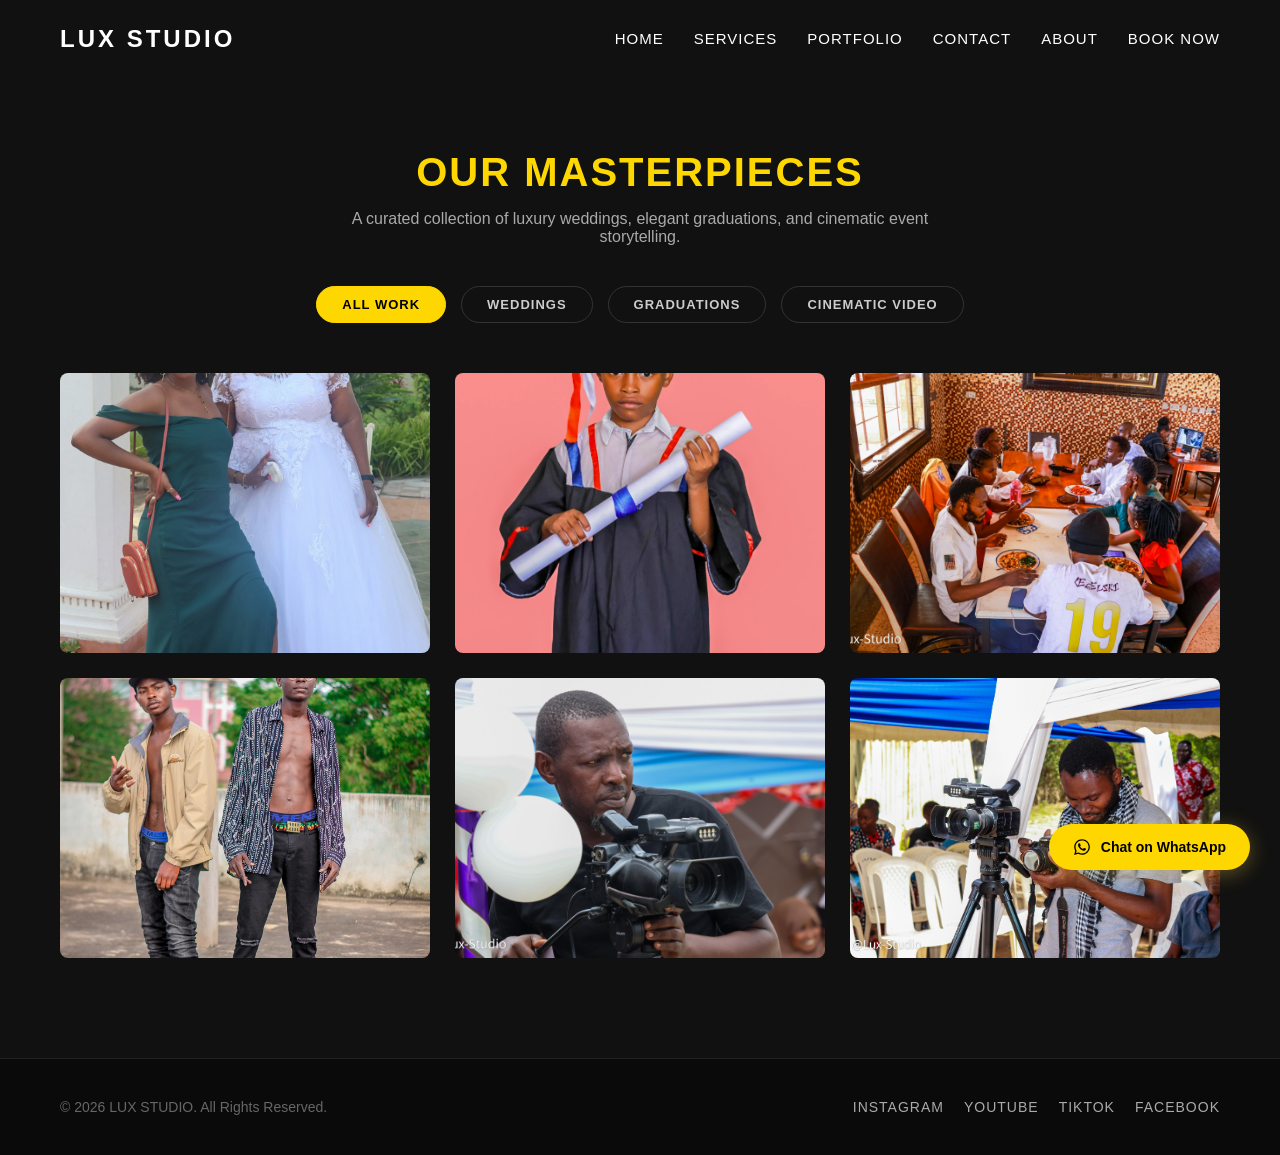
<file: portfolio.html>
<!DOCTYPE html>
<html lang="en">
<head>
    <meta charset="UTF-8">
    <meta name="viewport" content="width=device-width, initial-scale=1.0">
    <title>Our Portfolio | Lux Studio</title>
    <link rel="stylesheet" href="style.css">
</head>
<body>

    <!-- NAVIGATION BAR -->
    <nav class="navbar">
        <div class="logo">LUX STUDIO</div>
        <ul class="nav-links">
            <li><a href="index.html">Home</a></li>
            <li><a href="services.html">Services</a></li>
            <li><a href="portfolio.html">Portfolio</a></li>
            <li><a href="contact.html">Contact</a></li>
            <li><a href="index.html#about">About</a></li>
            <li><a href="booking.html">Book Now</a></li>
        </ul>
    </nav>

    <!-- PORTFOLIO SECTION -->
    <section class="portfolio-page">
        <div class="portfolio-header">
            <h1>Our Masterpieces</h1>
            <p>A curated collection of luxury weddings, elegant graduations, and cinematic event storytelling.</p>
        </div>

        <!-- Filter Buttons Block -->
        <div class="portfolio-filters">
            <button class="filter-btn active" data-filter="all">All Work</button>
            <button class="filter-btn" data-filter="weddings">Weddings</button>
            <button class="filter-btn" data-filter="graduations">Graduations</button>
            <button class="filter-btn" data-filter="video">Cinematic Video</button>
        </div>

        <!-- Gallery Grid Elements -->
        <div class="portfolio-grid">

            <!-- Item 1: Wedding -->
            <div class="portfolio-item" data-category="weddings">
                <img src="assets/images/portfolio/wedding-royal-01.webp" alt="The Royal Wedding" loading="lazy">
                <div class="item-overlay">
                    <h3>The Royal Wedding</h3>
                    <p>Photography & Drone Coverage</p>
                </div>
            </div>
            <!-- Item 2: Graduation -->
            <div class="portfolio-item" data-category="graduations">
                <img src="assets/images/portfolio/graduation-classic-01.webp" alt="Graduation Shoot" loading="lazy">
                <div class="item-overlay">
                    <h3>Classic Graduation Potrait</h3>
                    <p>Studio Shoot</p>
                </div>
            </div>
            <!-- Item 3: Event/Drone (Cinematic Video Category) -->
             <div class="portfolio-item" data-category="video">
                <img src="assets/images/portfolio/corporate-gala-01.webp" alt="Corporate Gala" loading="lazy">
                <div class="item-overlay">
                    <h3>Cinematic Corporate Gala</h3>
                    <p>Event videography</p>
                </div>
            </div>
            <!-- Item 4: Studio/Fashion (We can sort this under Graduations or add more later) -->
            <div class="portfolio-item" data-category="graduations">
                <img src="assets/images/portfolio/studio-session-01.webp" alt="Studio Session" loading="lazy">
                <div class="item-overlay">
                    <h3>Modern Cultural Shoot</h3>
                    <p>Studio Photoshoot</p>
                </div>
            </div>
            <!-- Item 5: Music/Film (Cinematic Video Category) -->
            <div class="portfolio-item" data-category="video">
                <img src="assets/images/portfolio/music-video-01.webp" alt="Music Video Production" loading="lazy">
                <div class="item-overlay">
                    <h3>Behind The Scenes</h3>
                    <p>Music & Film Videography</p>
                </div>
            </div>
            <!-- Item 6: Wedding 2 -->
            <div class="portfolio-item" data-category="weddings">
                <img src="assets/images/portfolio/wedding-cinematic-01.webp" alt="Cinematic Wedding Close up" loading="lazy">
                <div class="item-overlay">
                    <h3>Unforgettable Moments</h3>
                    <p>Wedding Films</p>
                </div>
            </div>

        </div>
    </section>

    <!-- GLOBAL BRAND FOOTER -->
    <footer class="main-footer">
        <div class="footer-content">
            <p>&copy; 2026 LUX STUDIO. All Rights Reserved.</p>
            <div class="social-media">
                <a href="#" target="_blank">Instagram</a>
                <a href="#" target="_blank">YouTube</a>
                <a href="#" target="_blank">TikTok</a>
                <a href="#" target="_blank">Facebook</a>
            </div>
        </div>
    </footer>

    <!-- UPDATED: FLOATING CONCIERGE WHATSAPP TRIGGER -->
    <a href="https://wa.me/254740231163?text=Hello%20Lux%20Studio%2C%20I%20would%20like%20to%20enquire%20about%20booking%20a%20visual%20session." 
       class="whatsapp-floating-btn" 
       target="_blank">
        <!-- Modern SVG WhatsApp Icon Built In -->
        <svg xmlns="http://www.w3.org/2000/svg" viewBox="0 0 448 512" width="18" height="18" fill="black">
            <path d="M380.9 97.1C339 55.1 283.2 32 223.9 32c-122.4 0-222 99.6-222 222 0 39.1 10.2 77.3 29.6 111L0 480l117.7-30.9c32.4 17.7 68.9 27 106.1 27h.1c122.3 0 224.1-99.6 224.1-222 0-59.3-25.2-115-67.1-157zm-157 341.6c-33.2 0-65.7-8.9-94-25.7l-6.7-4-69.8 18.3L72 359.2l-4.4-7c-18.5-29.4-28.2-63.3-28.2-98.2 0-101.7 82.8-184.5 184.6-184.5 49.3 0 95.6 19.2 130.4 54.1 34.8 34.9 56.2 81.2 56.1 130.5 0 101.8-84.9 184.6-186.6 184.6zm101.2-138.2c-5.5-2.8-32.8-16.2-37.9-18-5.1-1.9-8.8-2.8-12.5 2.8-3.7 5.6-14.3 18-17.6 21.8-3.2 3.7-6.5 4.2-12 1.4-32.6-16.3-54-29.1-75.5-66-5.7-9.8 5.7-9.1 16.3-30.3 1.8-3.7 .9-6.9-.5-9.7-1.4-2.8-12.5-30.1-17.1-41.2-4.5-10.8-9.1-9.3-12.5-9.5-3.2-.2-6.9-.2-10.6-.2-3.7 0-9.7 1.4-14.8 6.9-5.1 5.6-19.4 19-19.4 46.3 0 27.3 19.9 53.7 22.6 57.4 2.8 3.7 39.1 59.7 94.8 83.8 35.2 15.2 49 16.5 66.6 13.9 10.7-1.6 32.8-13.4 37.4-26.4 4.6-13 4.6-24.1 3.2-26.4-1.3-2.5-5-3.9-10.5-6.6z"/>
        </svg>
        <span>Chat on WhatsApp</span>
    </a>
    
    <script src="script.js"></script>
</body>
</html>
</file>
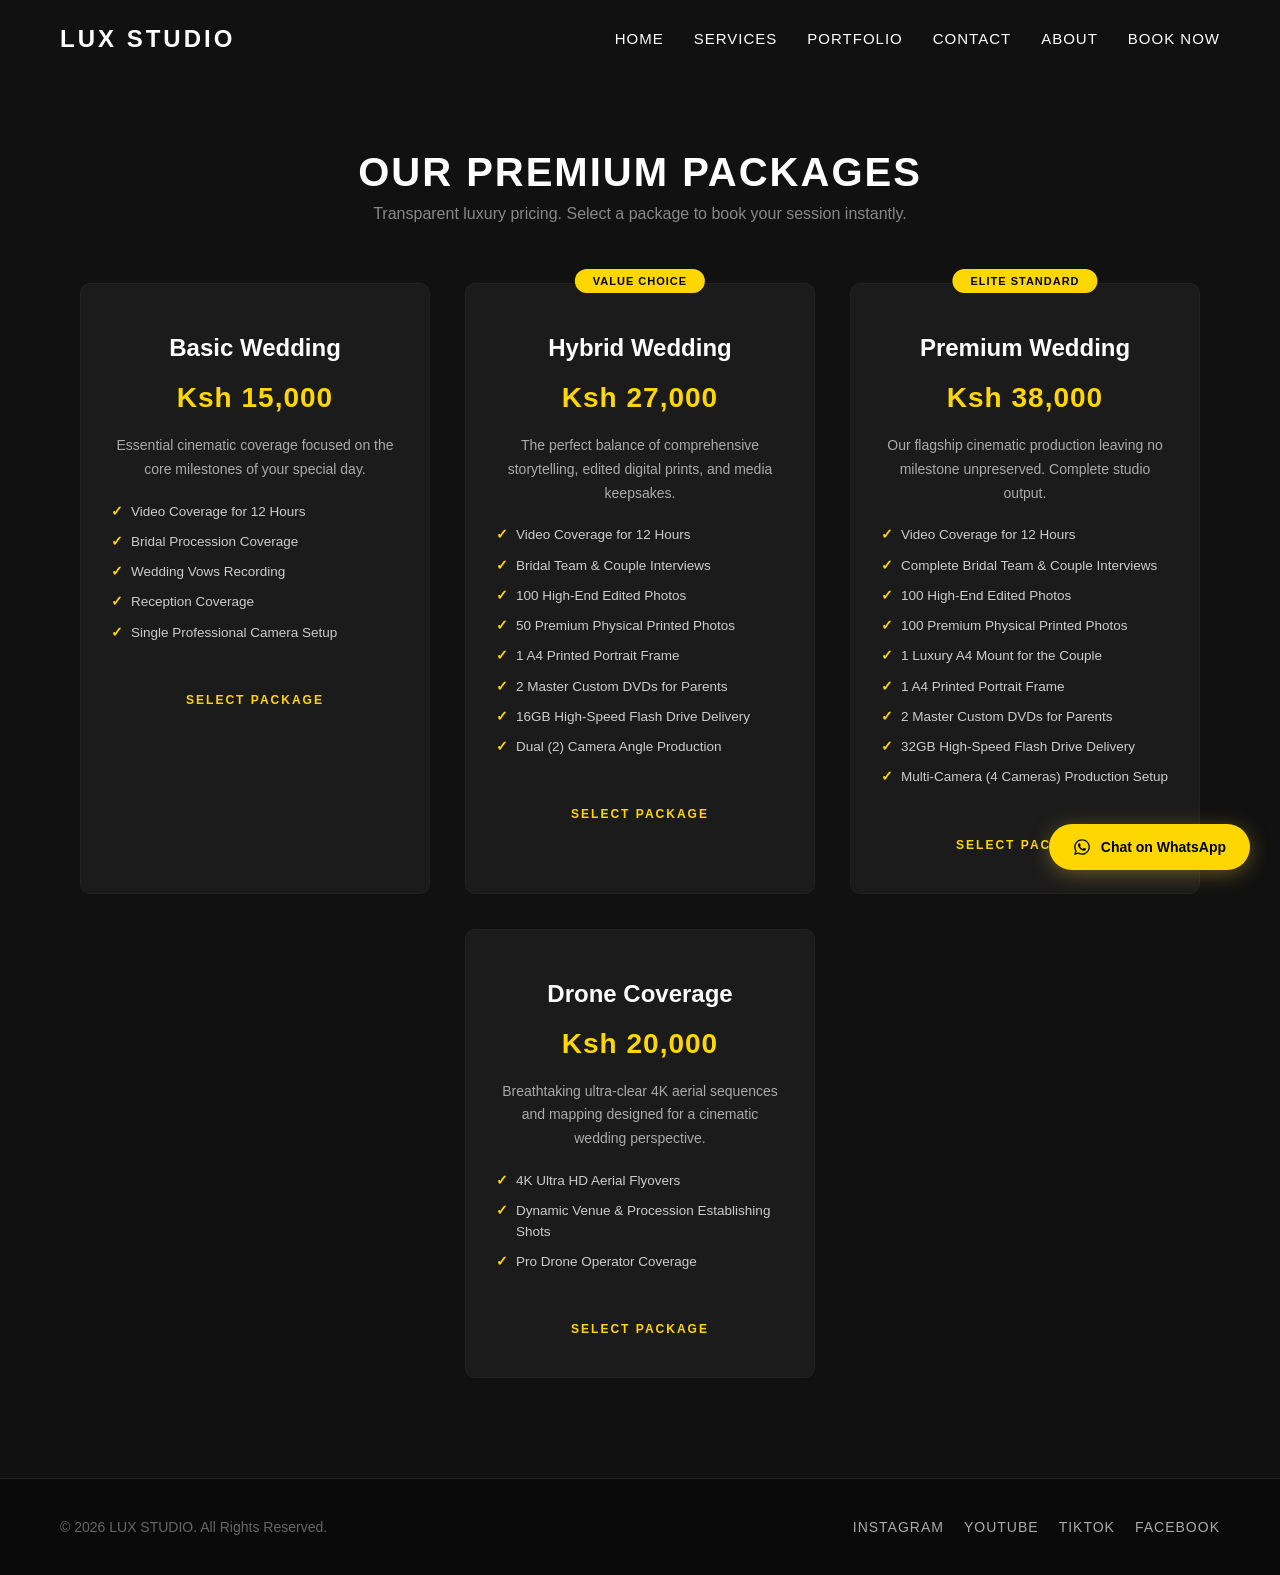
<file: services.html>
<!DOCTYPE html>
<html lang="en">
<head>
    <meta charset="UTF-8">
    <meta name="viewport" content="width=device-width, initial-scale=1.0">
    <title>Our Packages & Pricing | Lux Studio</title>
    <link rel="stylesheet" href="style.css">
</head>
<body>

    <!-- NAVIGATION BAR -->
    <nav class="navbar">
        <div class="logo">LUX STUDIO</div>
        <ul class="nav-links">
            <li><a href="index.html">Home</a></li>
            <li><a href="services.html">Services</a></li>
            <li><a href="portfolio.html">Portfolio</a></li>
            <li><a href="contact.html">Contact</a></li>
            <li><a href="index.html#about">About</a></li>
            <li><a href="booking.html">Book Now</a></li>
        </ul>
    </nav>

    <!-- PACKAGES SECTION -->
    <section class="services-page">
        <h1>Our Premium Packages</h1>
        <p class="section-subtitle">Transparent luxury pricing. Select a package to book your session instantly.</p>

        <div class="service-container">

            <a class="service-card" href="booking.html?service=Basic-Wedding">
                <h3>Basic Wedding</h3>
                <div class="price-tag">Ksh 15,000</div>
                <p>Essential cinematic coverage focused on the core milestones of your special day.</p>
                <ul class="package-features">
                    <li>Video Coverage for 12 Hours</li>
                    <li>Bridal Procession Coverage</li>
                    <li>Wedding Vows Recording</li>
                    <li>Reception Coverage</li>
                    <li>Single Professional Camera Setup</li>
                </ul>
                <span class="select-btn">Select Package</span>
            </a>

            <a class="service-card" href="booking.html?service=Hybrid-Wedding">
                <div class="badge">Value Choice</div>
                <h3>Hybrid Wedding</h3>
                <div class="price-tag">Ksh 27,000</div>
                <p>The perfect balance of comprehensive storytelling, edited digital prints, and media keepsakes.</p>
                <ul class="package-features">
                    <li>Video Coverage for 12 Hours</li>
                    <li>Bridal Team & Couple Interviews</li>
                    <li>100 High-End Edited Photos</li>
                    <li>50 Premium Physical Printed Photos</li>
                    <li>1 A4 Printed Portrait Frame</li>
                    <li>2 Master Custom DVDs for Parents</li>
                    <li>16GB High-Speed Flash Drive Delivery</li>
                    <li>Dual (2) Camera Angle Production</li>
                </ul>
                <span class="select-btn">Select Package</span>
            </a>

            <a class="service-card" href="booking.html?service=Premium-Wedding">
                <div class="badge">Elite Standard</div>
                <h3>Premium Wedding</h3>
                <div class="price-tag">Ksh 38,000</div>
                <p>Our flagship cinematic production leaving no milestone unpreserved. Complete studio output.</p>
                <ul class="package-features">
                    <li>Video Coverage for 12 Hours</li>
                    <li>Complete Bridal Team & Couple Interviews</li>
                    <li>100 High-End Edited Photos</li>
                    <li>100 Premium Physical Printed Photos</li>
                    <li>1 Luxury A4 Mount for the Couple</li>
                    <li>1 A4 Printed Portrait Frame</li>
                    <li>2 Master Custom DVDs for Parents</li>
                    <li>32GB High-Speed Flash Drive Delivery</li>
                    <li>Multi-Camera (4 Cameras) Production Setup</li>
                </ul>
                <span class="select-btn">Select Package</span>
            </a>

            <a class="service-card" href="booking.html?service=Drone-Cinema">
                <h3>Drone Coverage</h3>
                <div class="price-tag">Ksh 20,000</div>
                <p>Breathtaking ultra-clear 4K aerial sequences and mapping designed for a cinematic wedding perspective.</p>
                <ul class="package-features">
                    <li>4K Ultra HD Aerial Flyovers</li>
                    <li>Dynamic Venue & Procession Establishing Shots</li>
                    <li>Pro Drone Operator Coverage</li>
                </ul>
                <span class="select-btn">Select Package</span>
            </a>

        </div>
    </section>

    <!-- GLOBAL BRAND FOOTER -->
    <footer class="main-footer">
        <div class="footer-content">
            <p>&copy; 2026 LUX STUDIO. All Rights Reserved.</p>
            <div class="social-media">
                <a href="#" target="_blank">Instagram</a>
                <a href="#" target="_blank">YouTube</a>
                <a href="#" target="_blank">TikTok</a>
                <a href="#" target="_blank">Facebook</a>
            </div>
        </div>
    </footer>

    <!-- UPDATED: FLOATING CONCIERGE WHATSAPP TRIGGER -->
    <a href="https://wa.me/254740231163?text=Hello%20Lux%20Studio%2C%20I%20would%20like%20to%20enquire%20about%20booking%20a%20visual%20session." 
       class="whatsapp-floating-btn" 
       target="_blank">
        <!-- Modern SVG WhatsApp Icon Built In -->
        <svg xmlns="http://www.w3.org/2000/svg" viewBox="0 0 448 512" width="18" height="18" fill="black">
            <path d="M380.9 97.1C339 55.1 283.2 32 223.9 32c-122.4 0-222 99.6-222 222 0 39.1 10.2 77.3 29.6 111L0 480l117.7-30.9c32.4 17.7 68.9 27 106.1 27h.1c122.3 0 224.1-99.6 224.1-222 0-59.3-25.2-115-67.1-157zm-157 341.6c-33.2 0-65.7-8.9-94-25.7l-6.7-4-69.8 18.3L72 359.2l-4.4-7c-18.5-29.4-28.2-63.3-28.2-98.2 0-101.7 82.8-184.5 184.6-184.5 49.3 0 95.6 19.2 130.4 54.1 34.8 34.9 56.2 81.2 56.1 130.5 0 101.8-84.9 184.6-186.6 184.6zm101.2-138.2c-5.5-2.8-32.8-16.2-37.9-18-5.1-1.9-8.8-2.8-12.5 2.8-3.7 5.6-14.3 18-17.6 21.8-3.2 3.7-6.5 4.2-12 1.4-32.6-16.3-54-29.1-75.5-66-5.7-9.8 5.7-9.1 16.3-30.3 1.8-3.7 .9-6.9-.5-9.7-1.4-2.8-12.5-30.1-17.1-41.2-4.5-10.8-9.1-9.3-12.5-9.5-3.2-.2-6.9-.2-10.6-.2-3.7 0-9.7 1.4-14.8 6.9-5.1 5.6-19.4 19-19.4 46.3 0 27.3 19.9 53.7 22.6 57.4 2.8 3.7 39.1 59.7 94.8 83.8 35.2 15.2 49 16.5 66.6 13.9 10.7-1.6 32.8-13.4 37.4-26.4 4.6-13 4.6-24.1 3.2-26.4-1.3-2.5-5-3.9-10.5-6.6z"/>
        </svg>
        <span>Chat on WhatsApp</span>
    </a>

</body>
</html>
</file>
<file: style.css>
/* ==========================================================================
   1. GLOBAL STYLES & RESET
   ========================================================================== */
* {
    margin: 0;
    padding: 0;
    box-sizing: border-box;
}

html {
    scroll-behavior: smooth;
}

body {
    font-family: Arial, sans-serif;
    color: white;
    background-color: #111;
    overflow-x: hidden;
}

/* ==========================================================================
   2. NAVBAR DESIGN
   ========================================================================== */
.navbar {
    position: absolute;
    top: 0;
    width: 100%;
    padding: 25px 60px;
    display: flex;
    justify-content: space-between;
    align-items: center;
    z-index: 10;
}

.logo {
    font-size: 24px;
    font-weight: bold;
    letter-spacing: 3px;
    color: white;
}

.nav-links {
    display: flex;
    list-style: none;
    gap: 30px;
}

.nav-links a {
    color: white;
    text-decoration: none;
    font-size: 15px;
    transition: 0.3s;
    text-transform: uppercase;
    letter-spacing: 1px;
}

.nav-links a:hover {
    color: gold;
}

/* ==========================================================================
   3. HERO LANDING SECTION & SLIDESHOW ENGINE
   ========================================================================== */
.hero {
    height: 100vh;
    position: relative;
    display: flex;
    justify-content: center;
    align-items: center;
    text-align: center;
    overflow: hidden; /* Keeps the sliding background strictly bounded */
}

/* Dark elegant mask overlay above images but below text overlay */
.hero::before {
    content: '';
    position: absolute;
    inset: 0;
    background: rgba(0, 0, 0, 0.65);
    z-index: 2; /* Sandwiched in the middle */
}

.hero-content {
    position: relative;
    z-index: 3; /* Stands out at the very top layer */
    max-width: 700px;
    padding: 20px;
}

/* Slideshow Container */
.hero-slideshow {
    position: absolute;
    inset: 0;
    z-index: 1; /* Sits behind everything */
}

/* Master Slide Preset */
.slide {
    position: absolute;
    inset: 0;
    background-size: cover;
    background-position: center;
    opacity: 0;
    transform: scale(1.05); /* Starts slightly zoomed for a smooth pull-back effect */
    animation: luxurySlideshow 30s linear infinite;
}

/* Individual Slide Delay Offsets (30s Total Loop / 5 Images = 6s Steps) */
.slide:nth-child(1) { animation-delay: 0s; }
.slide:nth-child(2) { animation-delay: 6s; }
.slide:nth-child(3) { animation-delay: 12s; }
.slide:nth-child(4) { animation-delay: 18s; }
.slide:nth-child(5) { animation-delay: 24s; }

/* ==========================================================================
   SLIDESHOW ANIMATION TIMELINE 
   ========================================================================== */
@keyframes luxurySlideshow {
    0% {
        opacity: 0;
        transform: scale(1.05);
    }
    4% {
        opacity: 1; /* Fade in complete at 1.2 seconds */
    }
    20% {
        opacity: 1; /* Stays fully visible until 6 seconds */
    }
    24% {
        opacity: 0; /* Smooth fade-out finish by 7.2 seconds */
        transform: scale(1.0); /* Subtle cinematic slow zoom out */
    }
    100% {
        opacity: 0;
    }
}

/* ==========================================================================
   4. GLOBAL ACTION BUTTONS
   ========================================================================== */
.btn {
    display: inline-block;
    padding: 15px 40px;
    border: none;
    background: gold;
    color: black;
    text-decoration: none;
    font-size: 16px;
    font-weight: bold;
    text-transform: uppercase;
    cursor: pointer;
    transition: 0.3s ease;
    border-radius: 4px;
}

.btn:hover {
    transform: scale(1.05);
    background: #e6c200;
}

/* ==========================================================================
   5. INDEX PAGE SERVICES PREVIEW
   ========================================================================== */
.services-preview {
    background: #111;
    padding: 100px 60px;
    text-align: center;
}

.services-preview h2 {
    font-size: 36px;
    margin-bottom: 50px;
    text-transform: uppercase;
    letter-spacing: 2px;
}

.preview-container {
    display: flex;
    gap: 30px;
    justify-content: center;
    flex-wrap: wrap;
    max-width: 1200px;
    margin: 0 auto;
}

.preview-card {
    background: #1b1b1b;
    flex: 1;
    min-width: 280px;
    padding: 40px 30px;
    border-radius: 8px;
    border: 1px solid #222;
    transition: 0.3s;
}

.preview-card h3 {
    color: gold;
    font-size: 22px;
    margin-bottom: 15px;
}

.preview-card p {
    color: #ccc;
    line-height: 1.6;
    margin-bottom: 20px;
}

.preview-card a {
    color: gold;
    text-decoration: none;
    font-weight: bold;
    font-size: 14px;
    transition: 0.2s;
}

.preview-card a:hover {
    text-decoration: underline;
}

/* ==========================================================================
   6. SERVICES & PACKAGES CATALOG PAGE
   ========================================================================== */
.services-page {
    background: #111;
    padding: 150px 60px 100px;
    text-align: center;
}

.services-page h1 {
    font-size: 40px;
    margin-bottom: 10px;
    text-transform: uppercase;
    letter-spacing: 2px;
}

.section-subtitle {
    color: #888;
    margin-bottom: 60px;
    font-size: 16px;
}

.service-container {
    display: flex;
    gap: 35px;
    justify-content: center;
    flex-wrap: wrap;
    max-width: 1200px;
    margin: 0 auto;
}

a.service-card {
    text-decoration: none;
    display: block;
    color: inherit;
}

.service-card {
    background: #1b1b1b;
    width: 350px;
    padding: 50px 30px 40px;
    border-radius: 10px;
    position: relative;
    border: 1px solid #222;
    transition: 0.3s ease;
    cursor: pointer;
}

.service-card:hover {
    transform: translateY(-10px);
    border-color: gold;
}

.service-card h3 {
    margin-bottom: 10px;
    color: white;
    font-size: 24px;
}

.service-card p {
    line-height: 1.7;
    color: #aaa;
    font-size: 14px;
}

.price-tag {
    font-size: 28px;
    font-weight: bold;
    color: gold;
    margin: 20px 0;
    letter-spacing: 1px;
}

.select-btn {
    display: inline-block;
    margin-top: 20px;
    font-size: 12px;
    text-transform: uppercase;
    letter-spacing: 2px;
    color: gold;
    font-weight: bold;
    border-bottom: 1px solid transparent;
    transition: 0.3s;
}

.service-card:hover .select-btn {
    border-bottom: 1px solid gold;
}

.badge {
    position: absolute;
    top: -15px;
    left: 50%;
    transform: translateX(-50%);
    background: gold;
    color: black;
    padding: 6px 18px;
    font-size: 11px;
    font-weight: bold;
    text-transform: uppercase;
    border-radius: 20px;
    letter-spacing: 1px;
}

/* ==========================================================================
   SERVICES VALUE FEATURE LISTS
   ========================================================================== */
.package-features {
    list-style: none;
    padding: 0;
    margin: 20px 0 30px 0;
    text-align: left;
    display: flex;
    flex-direction: column;
    gap: 10px;
}

.package-features li {
    font-size: 13.5px;
    color: #ccc;
    position: relative;
    padding-left: 20px;
    line-height: 1.5;
}

/* Luxury Gold Bullet Points */
.package-features li::before {
    content: "✓";
    position: absolute;
    left: 0;
    color: gold;
    font-weight: bold;
}

/* ==========================================================================
   7. RESERVATION ENGINE / BOOKING FORM
   ========================================================================== */
.booking {
    padding: 160px 40px 100px;
    text-align: center;
    background: #000;
    min-height: 100vh;
}

.booking h1 {
    font-size: 36px;
    margin-bottom: 40px;
    text-transform: uppercase;
    letter-spacing: 2px;
    color: white;
}

.dropdown-wrapper {
    max-width: 400px;
    margin: 0 auto 5px auto;
    text-align: left;
}

.dropdown-wrapper label {
    display: block;
    margin-bottom: 8px;
    font-size: 13px;
    color: gold;
    text-transform: uppercase;
    letter-spacing: 1px;
    font-weight: bold;
}

.booking select {
    padding: 14px;
    border: 1px solid #333;
    background: #1b1b1b;
    color: white;
    outline: none;
    border-radius: 4px;
    width: 100%;
    max-width: 400px;
    margin: 0 auto 20px auto;
    display: block;
    cursor: pointer;
    font-size: 15px;
}

.booking select:focus {
    border-color: gold;
}

.booking form {
    display: flex;
    flex-direction: column;
    gap: 18px;
    max-width: 400px;
    margin: auto;
}

.booking input,
.booking textarea {
    padding: 14px;
    border: 1px solid #333;
    background: #1b1b1b;
    color: white;
    outline: none;
    border-radius: 4px;
    font-size: 15px;
    width: 100%;
}

.booking input:focus,
.booking textarea:focus {
    border-color: gold;
}

.booking button {
    padding: 15px;
    background: gold;
    border: none;
    color: black;
    font-weight: bold;
    text-transform: uppercase;
    letter-spacing: 1px;
    cursor: pointer;
    transition: 0.3s;
    border-radius: 4px;
    font-size: 16px;
}

.booking button:hover {
    background: #e6c200;
}

/* ==========================================================================
   8. PORTFOLIO SHOWROOM GALLERY
   ========================================================================== */
.portfolio-page {
    padding: 150px 60px 100px;
    background: #111;
    min-height: 100vh;
}

.portfolio-header {
    text-align: center;
    margin-bottom: 40px;
}

.portfolio-header h1 {
    font-size: 40px;
    color: gold;
    text-transform: uppercase;
    letter-spacing: 2px;
    margin-bottom: 15px;
}

.portfolio-header p {
    color: #aaa;
    font-size: 16px;
    max-width: 600px;
    margin: 0 auto;
}

.portfolio-filters {
    display: flex;
    justify-content: center;
    gap: 15px;
    margin-bottom: 50px;
    flex-wrap: wrap;
}

.filter-btn {
    background: transparent;
    border: 1px solid #333;
    color: #ccc;
    padding: 10px 25px;
    font-size: 13px;
    text-transform: uppercase;
    letter-spacing: 1px;
    font-weight: bold;
    cursor: pointer;
    border-radius: 30px;
    transition: 0.3s;
}

.filter-btn:hover, .filter-btn.active {
    background: gold;
    color: black;
    border-color: gold;
}

.portfolio-grid {
    display: grid;
    grid-template-columns: repeat(auto-fill, minmax(350px, 1fr));
    gap: 25px;
    max-width: 1200px;
    margin: 0 auto;
}

.portfolio-item {
    position: relative;
    border-radius: 8px;
    overflow: hidden;
    height: 280px;
    background: #1b1b1b;
    /*Ensure changes in visibility look smooth and premium*/
    transition: opacity 0.4s ease, transform 0.4s ease, border-color 0.3s ease;
    opacity: 1;
    transform: scale(1);
}

.portfolio-item img {
    width: 100%;
    height: 100%;
    object-fit: cover;
    transition: 0.5s ease;
}

.item-overlay {
    position: absolute;
    inset: 0;
    background: rgba(0, 0, 0, 0.75);
    display: flex;
    flex-direction: column;
    justify-content: center;
    align-items: center;
    text-align: center;
    padding: 20px;
    opacity: 0;
    transition: 0.4s ease;
}

.portfolio-item:hover img {
    transform: scale(1.1);
}

.portfolio-item:hover .item-overlay {
    opacity: 1;
}

.item-overlay h3 {
    color: gold;
    font-size: 22px;
    text-transform: uppercase;
    margin-bottom: 8px;
    letter-spacing: 1px;
}

.item-overlay p {
    color: #eee;
    font-size: 14px;
    font-style: italic;
}

/* ==========================================================================
   9. CONTACT & STUDIO LOCATOR INTERFACE
   ========================================================================== */
.contact-page {
    padding: 150px 60px 100px;
    background: #111;
    min-height: 100vh;
    max-width: 1200px;
    margin: 0 auto;
}

.contact-header {
    text-align: center;
    margin-bottom: 60px;
}

.contact-header h1 {
    font-size: 40px;
    color: gold;
    text-transform: uppercase;
    letter-spacing: 2px;
    margin-bottom: 15px;
}

.contact-header p {
    color: #aaa;
    font-size: 16px;
}

.contact-container {
    display: flex;
    gap: 60px;
    align-items: flex-start;
}

.contact-info {
    flex: 1;
    display: flex;
    flex-direction: column;
    gap: 35px;
}

.info-block h3 {
    color: gold;
    font-size: 20px;
    text-transform: uppercase;
    letter-spacing: 1px;
    margin-bottom: 10px;
}

.info-block p {
    color: #ccc;
    line-height: 1.6;
    font-size: 15px;
}

.contact-form-container {
    flex: 1;
    background: #1b1b1b;
    padding: 40px;
    border-radius: 10px;
    border: 1px solid #222;
}

.contact-form {
    display: flex;
    flex-direction: column;
    gap: 20px;
}

.contact-form input,
.contact-form textarea {
    width: 100%;
    padding: 14px;
    background: #111;
    border: 1px solid #333;
    color: white;
    outline: none;
    border-radius: 4px;
    font-family: Arial, sans-serif;
    transition: 0.3s;
}

.contact-form input:focus,
.contact-form textarea:focus {
    border-color: gold;
}

.contact-form button {
    padding: 15px;
    background: gold;
    color: black;
    border: none;
    font-weight: bold;
    text-transform: uppercase;
    letter-spacing: 1px;
    cursor: pointer;
    transition: 0.3s;
    border-radius: 4px;
}

.contact-form button:hover {
    background: #e6c200;
    transform: translateY(-2px);
}

/* ==========================================================================
   10. EDITORIAL ABOUT SECTION
   ========================================================================== */
.about-section {
    background: #0d0d0d;
    padding: 120px 60px;
    border-top: 1px solid #1a1a1a;
}

.about-container {
    max-width: 1200px;
    margin: 0 auto;
    display: flex;
    align-items: center;
    gap: 60px;
}

.about-text {
    flex: 12;
}

.about-text h2 {
    font-size: 40px;
    text-transform: uppercase;
    letter-spacing: 2px;
    color: gold;
    margin-bottom: 10px;
}

.gold-lead {
    color: gold;
    font-size: 18px;
    font-style: italic;
    margin-bottom: 25px;
    letter-spacing: 0.5px;
}

.about-text p {
    color: #ccc;
    line-height: 1.8;
    font-size: 15px;
    margin-bottom: 20px;
}

.about-pillars {
    display: flex;
    gap: 30px;
    margin-top: 40px;
    border-top: 1px solid #222;
    padding-top: 30px;
}

.pillar h4 {
    font-size: 28px;
    color: gold;
    margin-bottom: 5px;
    font-weight: bold;
}

.pillar p {
    font-size: 12px;
    text-transform: uppercase;
    letter-spacing: 1px;
    color: #888;
    margin: 0;
}

.about-image-box {
    flex: 10;
    display: flex;
    justify-content: center;
}

.image-frame {
    position: relative;
    border: 2px solid #222;
    padding: 15px;
    border-radius: 4px;
}

.image-frame::before {
    content: '';
    position: absolute;
    top: -5px;
    left: -5px;
    width: 30px;
    height: 30px;
    border-top: 2px solid gold;
    border-left: 2px solid gold;
}

.image-frame img {
    max-width: 100%;
    height: auto;
    display: block;
    border-radius: 2px;
    filter: grayscale(20%);
    transition: 0.5s ease;
}

.image-frame img:hover {
    filter: grayscale(0%);
}

/* ==========================================================================
   11. GLOBAL BRAND FOOTER & RESPONSIVE DESIGN
   ========================================================================== */
.main-footer {
    background: #0a0a0a;
    padding: 40px 60px;
    border-top: 1px solid #222;
    text-align: center;
}

.footer-content {
    display: flex;
    justify-content: space-between;
    align-items: center;
    max-width: 1200px;
    margin: 0 auto;
    flex-wrap: wrap;
    gap: 20px;
}

.footer-content p {
    color: #666;
    font-size: 14px;
}

.social-media {
    display: flex;
    gap: 20px;
}

.social-media a {
    color: #aaa;
    text-decoration: none;
    font-size: 14px;
    text-transform: uppercase;
    letter-spacing: 1px;
    transition: 0.3s;
}

.social-media a:hover {
    color: gold;
}

/* FLOATING HELP BUTTON */
.help-floating-btn {
    position: fixed;
    bottom: 30px;
    right: 30px;
    background: gold;
    color: black;
    text-decoration: none;
    padding: 12px 20px;
    border-radius: 50px;
    font-weight: bold;
    font-size: 14px;
    display: flex;
    align-items: center;
    gap: 8px;
    box-shadow: 0 4px 15px rgba(212, 175, 55, 0.3);
    z-index: 100;
    transition: 0.3s ease;
}

/* ==========================================================================
   UPDATED: LUXURY WHATSAPP FLOATING INTERFACE
   ========================================================================== */
.whatsapp-floating-btn {
    position: fixed;
    bottom: 30px;
    right: 30px;
    background: gold; /* Keeps your cohesive brand asset color profile */
    color: black;
    text-decoration: none;
    padding: 14px 24px;
    border-radius: 50px;
    font-weight: bold;
    font-size: 14px;
    display: flex;
    align-items: center;
    gap: 10px;
    box-shadow: 0 4px 20px rgba(212, 175, 55, 0.4);
    z-index: 100;
    transition: all 0.3s cubic-bezier(0.25, 0.8, 0.25, 1);
}

.whatsapp-floating-btn svg {
    transition: transform 0.3s ease;
}

.whatsapp-floating-btn:hover {
    transform: translateY(-4px) scale(1.02);
    box-shadow: 0 8px 25px rgba(212, 175, 55, 0.6);
    background: #e6c200;
}

/* Subtle icon rotation effect on link interaction */
.whatsapp-floating-btn:hover svg {
    transform: rotate(10deg) scale(1.1);
}

/* Smart adjustments for smaller mobile viewports */
@media (max-width: 480px) {
    .whatsapp-floating-btn {
        bottom: 20px;
        right: 20px;
        padding: 12px 18px;
        font-size: 13px;
    }
}

/* MEDIA MEDIA VIEWPORTS */
@media (max-width: 992px) {
    .about-container {
        flex-direction: column;
        gap: 40px;
        text-align: center;
    }
    .about-pillars {
        justify-content: center;
    }
    .contact-container {
        flex-direction: column;
        gap: 50px;
    }
}

@media (max-width: 768px) {
    .navbar {
        padding: 20px;
        flex-direction: column;
        gap: 15px;
    }
    .footer-content {
        flex-direction: column;
        text-align: center;
    }
    .services-page, .portfolio-page, .contact-page {
        padding: 140px 20px 60px;
    }
}

@media (max-width: 500px) {
    .portfolio-grid {
        grid-template-columns: 1fr;
    }
}
</file>
